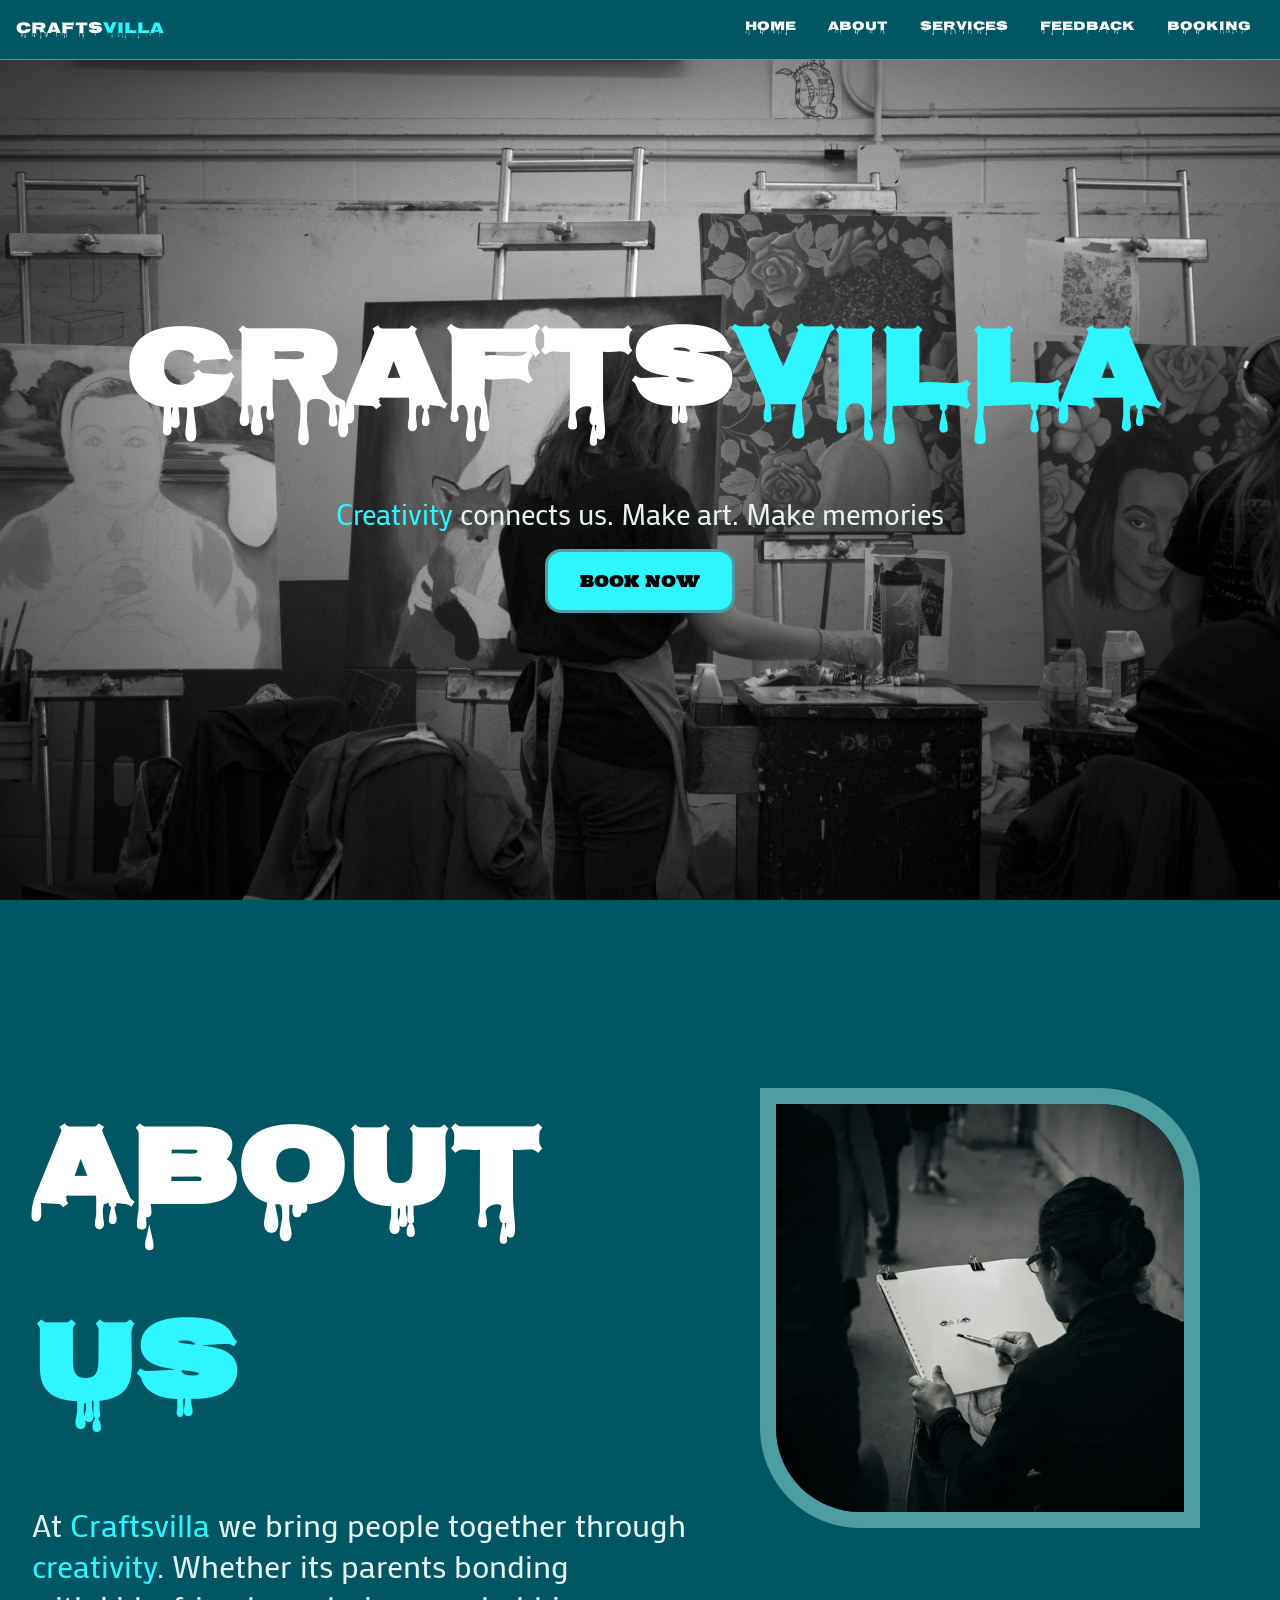
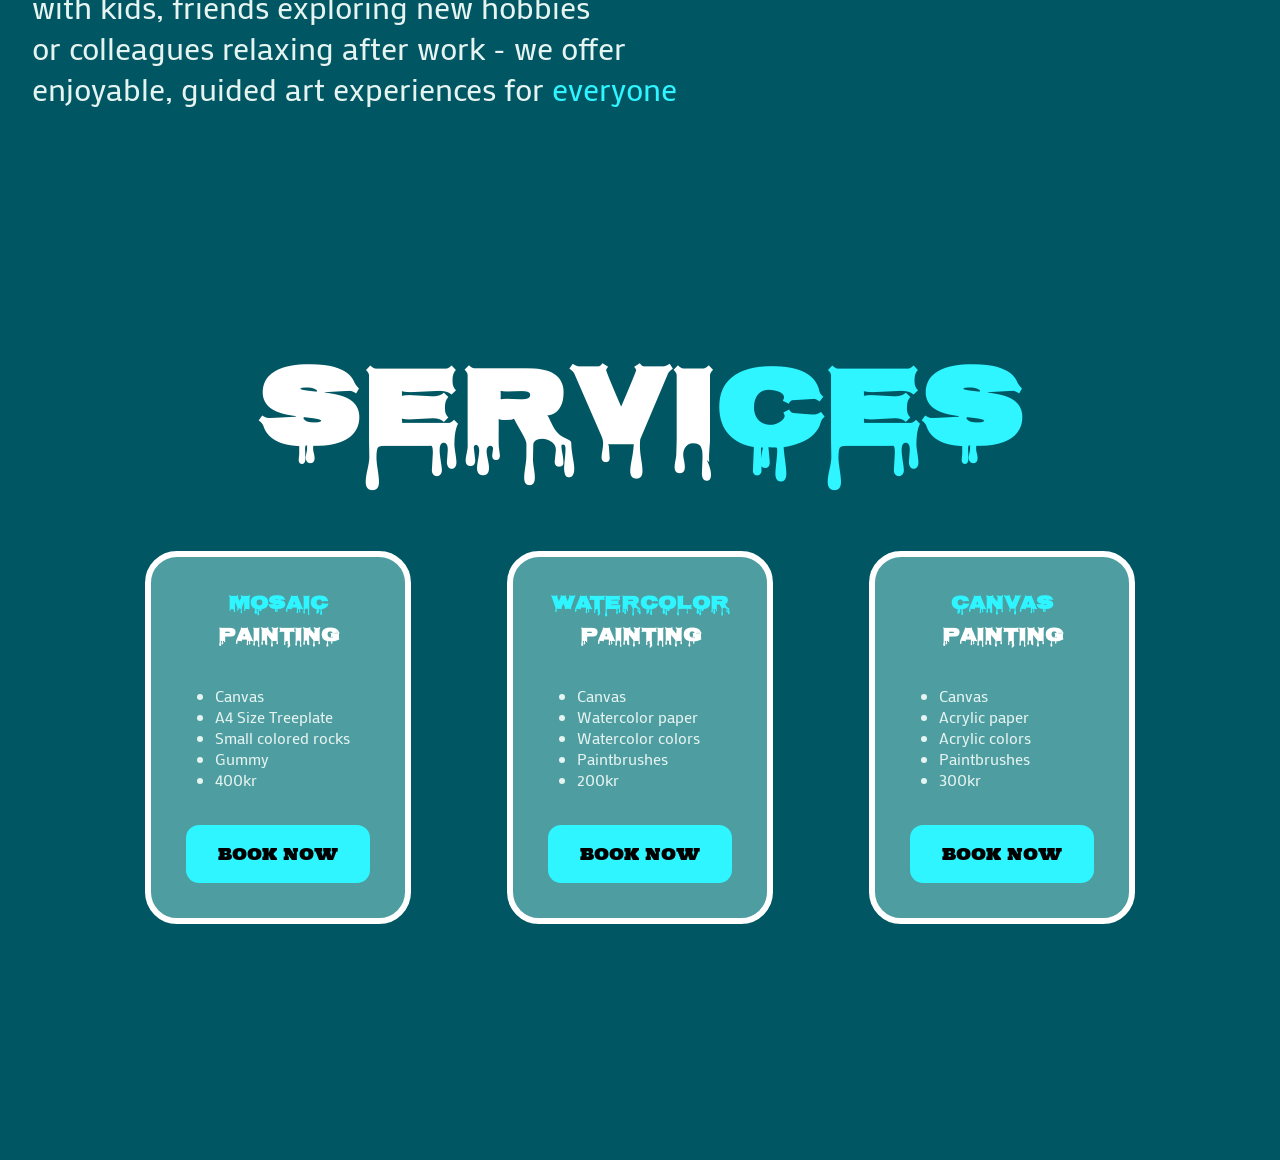
<file: index.html>
<!DOCTYPE html>
<html lang="en">
<head>
    <meta charset="UTF-8">
    <meta name="viewport" content="width=device-width, initial-scale=1.0">
    <title>Craftsvilla</title>
    <link rel="stylesheet" href="style.css">  
</head>
<body>
    <nav class="navbar">
        <div class="logo">Crafts<span class="highlight">villa</span></div>
        <ul>
            <li><a href="#hero">Home</a></li>
            <li><a href="#about">About</a></li>
            <li><a href="#services">Services</a></li>
            <li><a href="feedback.html">Feedback</a></li>
            <li><a href="booking.html">Booking</a></li>
        </ul>
    </nav>
    <main>
        <section id="hero" class="hero">
            <h1 class="header">CRAFTS<span class="highlight">VILLA</span></h1>
            <p class="tagline"><span class="highlight">Creativity</span> connects us. Make art. Make memories</p>   <!-- Hero page section -->
            <a href="booking.html" class="cta-btn">BOOK NOW</a>
        </section>
    </main>
    <section id="about" class="about">
        <div class="content-wrapper">
            <h2>ABOUT <span class="highlight">US</span></h2>
            <p>At <span class="highlight">Craftsvilla</span> we bring people together through <span class="highlight">creativity</span>. Whether its parents bonding with kids, friends exploring new hobbies or colleagues relaxing after work - we offer enjoyable, guided art experiences for <span class="highlight">everyone</span></p>
        </div>
        <img src="images/sketching.webp" alt="Woman sketching eyes in a sketchbook" fetchpriority="high">
    </section>
    <section id="services" class="services">
        <h2>SERVI<span class="highlight">CES</span></h2>
        <div class="card-container">
            <div class="service-card">
                <h3><span class="highlight">MOSAIC</span> <br>PAINTING</h3>
                <ul>
                    <li>Canvas</li>
                    <li>A4 Size Treeplate</li>
                    <li>Small colored rocks</li>
                    <li>Gummy</li>
                    <li>400kr</li>
                </ul>
                <a href="booking.html" class="cta-btn">BOOK NOW</a>
            </div>
            <div class="service-card">
                <h3><span class="highlight">WATERCOLOR</span><br> PAINTING</h3>
                <ul>
                    <li>Canvas</li>
                    <li>Watercolor paper</li>
                    <li>Watercolor colors</li>
                    <li>Paintbrushes</li>
                    <li>200kr</li>
                </ul>
                <a href="booking.html" class="cta-btn">BOOK NOW</a>
            </div>
            <div class="service-card">
                <h3><span class="highlight">CANVAS</span> <br>PAINTING</h3>
                <ul>
                    <li>Canvas</li>
                    <li>Acrylic paper</li>
                    <li>Acrylic colors</li>
                    <li>Paintbrushes</li>
                    <li>300kr</li>
                </ul>
                <a href="booking.html" class="cta-btn">BOOK NOW</a>
            </div>
        </div>
    </section>
</body>
</html>
</file>
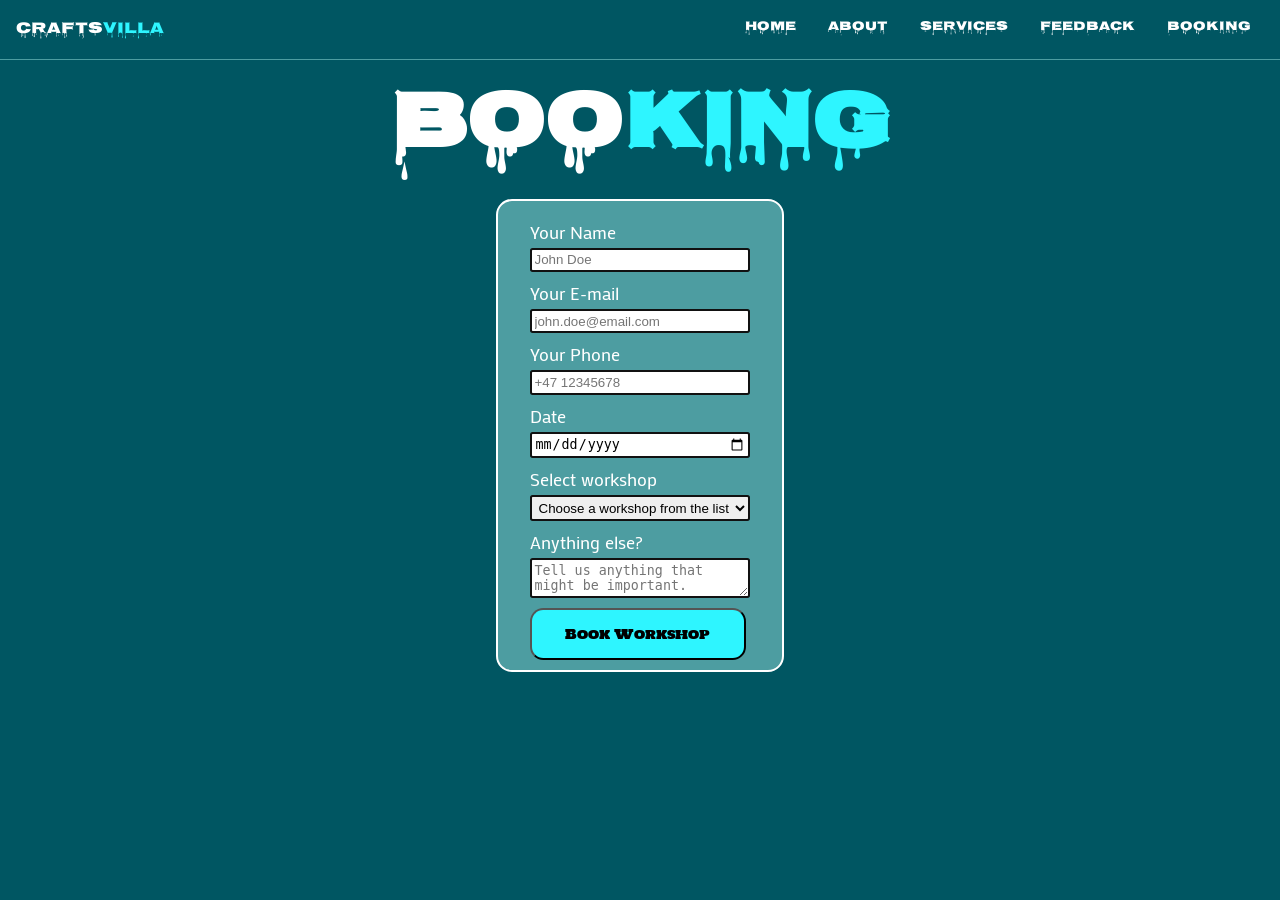
<file: booking.html>
<!DOCTYPE html>
<html lang="en">
<head>
    <meta charset="UTF-8">
    <meta name="viewport" content="width=device-width, initial-scale=1.0">
    <title>Craftsvilla</title>
    <link rel="stylesheet" href="style.css">
</head>
<body>
    <nav class="navbar">
        <div class="logo">Crafts<span class="highlight">villa</span></div>
        <ul>
            <li><a href="index.html">Home</a></li>
            <li><a href="index.html#about">About</a></li>
            <li><a href="index.html#services">Services</a></li>
            <li><a href="feedback.html">Feedback</a></li>
            <li><a href="booking.html">Booking</a></li>
        </ul>
    </nav>
    <main class="booking-page">
        <h1>BOO<span class="highlight">KING</span></h1>
        <div class="form-container">
            <form action="#">
                <div class="form-field">
                    <label for="name">Your Name</label>
                    <input type="text" id="name" name="visitor_name" placeholder="John Doe" required>
                </div>
                <div class="form-field">
                    <label for="email">Your E-mail</label>
                    <input type="email" name="visitor_email" id="email" placeholder="john.doe@email.com" required>
                </div>
                <div class="form-field">
                    <label for="phone">Your Phone</label>
                    <input type="tel" name="visitor_phone" id="phone" placeholder="+47 12345678" required>
                </div>
                <div class="form-field">
                    <label for="booking-date">Date</label>
                    <input type="date" name="booking-date" id="booking-date" required>
                </div>
                <div class="form-field">
                    <label for="workshop">Select workshop</label>
                    <select name="workshop-selection" id="workshop-selection">
                        <option value="">Choose a workshop from the list</option>
                        <option value="mosaic">Mosaic Painting</option>
                        <option value="watercolor">Watercolor Painting</option>
                        <option value="canvas">Canvas painting</option>
                    </select>
                </div>
                <div class="form-field">
                    <label for="message">Anything else?</label>
                    <textarea name="visitor_message" id="message" placeholder="Tell us anything that might be important."></textarea>
                </div>
                <button type="submit">Book Workshop</button>
            </form>
        </div>
    </main>
</body>
</html>
</file>
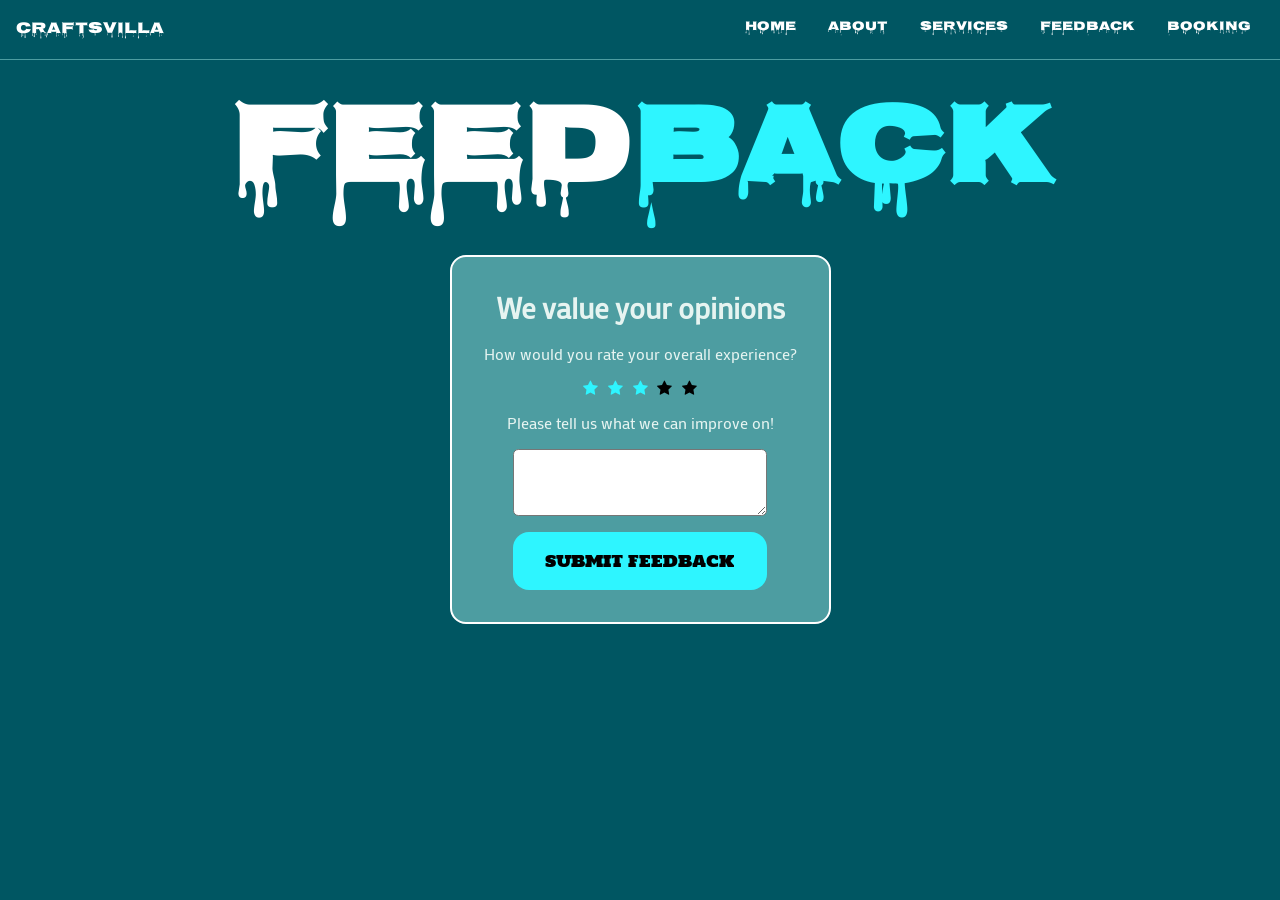
<file: feedback.html>
<!DOCTYPE html>
<html lang="en">
<head>
    <meta charset="UTF-8">
    <meta name="viewport" content="width=device-width, initial-scale=1.0">
    <title>Craftsvilla</title>
    <link rel="stylesheet" href="style.css">
    <link rel="stylesheet" href="https://cdnjs.cloudflare.com/ajax/libs/font-awesome/4.7.0/css/font-awesome.min.css">
</head>
<body>
    <nav class="navbar">
        <div class="logo">Crafts<span>villa</span></div>
        <ul>
            <li><a href="index.html#hero">Home</a></li>
            <li><a href="index.html#about">About</a></li>
            <li><a href="index.html#services">Services</a></li>
            <li><a href="feedback.html">Feedback</a></li>
            <li><a href="booking.html">Booking</a></li>
        </ul>
    </nav>
    <main class="feedback-page">
        <h1>FEED<span class="highlight">BACK</span></h1>
        <div class="feedback-container">
            <h2>We value your opinions</h2>
            <p>How would you rate your overall experience?</p>
            <div class="star-rating-wrapper">
                <span class="fa fa-star checked"></span>
                <span class="fa fa-star checked"></span>
                <span class="fa fa-star checked"></span>        <!-- Ingen funksjonalite, kun design -->
                <span class="fa fa-star"></span>
                <span class="fa fa-star"></span>
            </div>
            <label for="feedback-message">Please tell us what we can improve on!</label>
            <textarea name="feedback-message" id="feedback-message"></textarea>
            <a href="#">SUBMIT FEEDBACK</a>
        </div>
    </main>
</body>
</html>
</file>
<file: style.css>
* {
    padding: 0;
    margin: 0;
    box-sizing: border-box;
}

html {
    scroll-behavior: smooth;
}

@font-face {
    font-family: "HoltwoodOneSC-Regular";
    src: url(/fonts/HoltwoodOneSC-Regular.woff2);
}

@font-face {
    font-family: "Mako-Regular";
    src: url(/fonts/Mako-Regular.woff2);
}

@font-face {
    font-family: "Nosifer-Regular";
    src: url(/fonts/Nosifer-Regular.woff2);
}


:root {
    --text-high: #fff;
    --accent: #2EF5FF;
    --container-bg: #4D9DA1;
    --btn-text: #000000;
    --bg-primary: #005662;
    --text-low-1: #EEFCFD;
    --text-low-2: #E6F4F1;

    --font-display: "Nosifer-Regular", sans-serif;
    --font-heading: "HoltwoodOneSC-Regular", serif;
    --font-body: "Mako-Regular", sans-serif;
}

body {
    background-color: var(--bg-primary);
    overflow-x: clip;
}

.highlight {
    color: var(--accent);
}

.logo {
    margin-right: auto;
    font-family: var(--font-display);
    color: var(--text-high);
    padding: 1em;
}

.navbar {
    display: flex;
    background-color: var(--bg-primary);
    flex-direction: row;
    border-bottom: 1px solid var(--container-bg);
    top: 0;
    z-index: 10;
    position: sticky;
    min-width: 100vw;
}

.navbar ul {
    display: flex;
    gap: 2em;
    padding: 1em;
    padding-right: 1.8em;
}

.navbar li {
    list-style: none;
}

.navbar a {
    text-decoration: none;
    color: var(--text-high);
    font-family: var(--font-display);
    font-size: 0.8em;

    &:hover {
        color: var(--accent);
    }
}

.hero, .about, .services {
    width: 100vw;
    height: 100vh;
}

.header {
    font-family: var(--font-display);
    font-weight: 700;
    font-size: 7em;
    color: var(--text-high);
}

.tagline {
    font-family: var(--font-body);
    font-size: 1.8em;
    color: var(--text-low-2);
}

.hero {
    background: url(images/painting-class.webp) no-repeat fixed center;
    background-size: cover;
    display: flex;
    flex-direction: column;
    align-items: center;
    padding: 14em;
    gap: 1em;
}

.cta-btn {
    background-color: var(--accent);
    padding: 1em 2em;
    border-radius: 1em;
    border: 0.2em solid var(--container-bg);
    text-decoration: none;
    color: var(--btn-text);
    font-family: var(--font-heading);

    &:hover {
        text-decoration: underline;
        text-decoration-thickness: 3px;
    }
}

.about {
    display: flex;
    flex-direction: row;
}

.about .content-wrapper {
    display: flex;
    flex-direction: column;
    gap: 2em;
    padding: 2em;
}

.content-wrapper h2 {
    font-family: var(--font-display);
    color: var(--text-high);
    font-size: 7em;
    padding-top: 0.8em;
    justify-content: flex-start;
}

.content-wrapper p {
    font-family: var(--font-body);
    color: var(--text-low-2);
    font-size: 2em;
    text-wrap: balance;
}

.about img {
    max-width: 440px;
    max-height: 440px;
    justify-content: flex-end;
    margin-right: 5em;
    margin-top: 8em;
    border: 1em solid var(--container-bg);
    border-radius: 0 100px 0 100px;
}

.services {
    display: flex;
    flex-direction: column;
    align-items: center;
    padding-top: 4em;
    gap: 2em;
}

.services h2 {
    font-family: var(--font-display);
    font-size: 7em;
    color: var(--text-high);
}

.card-container {
    display: flex;
    flex-direction: row;
    gap: 6em;
}

.service-card {
    display: flex;
    flex-direction: column;
    background-color: var(--container-bg);
    border: 0.4em solid #fff;
    padding: 2em;
    gap: 2em;
    text-wrap: balance;
    border-radius: 2em;

    & h3 {
        font-family: var(--font-display);
        color: var(--text-high);
        text-align: center;
    }
    & li {
    font-family: var(--font-body);
    color: var(--text-low-2);
    margin-left: 2em;
    }
}

.booking-page {
    display: flex;
    flex-direction: column;
    align-items: center;

    & h1 {
        font-family: var(--font-display);
        font-size: 5em;
        color: var(--text-high);
    }
}

.form-container {
    display: flex;
    justify-content: center;
    align-items: center;
    background-color: var(--container-bg);
    padding: 0.6em;
    border: 2px solid #fff;
    border-radius: 1em;
    padding-inline: 2em;
}

.form-field {
    margin: 10px 0;
    display: flex;
    flex-direction: column;
    gap: 4px;
}

form input, form submit, form textarea, form select {
    padding: 0.2em;
    border-radius: 0.2em;
    border: 2px solid #111111;
}

form label {
    display: block;
    font-family: var(--font-body);
    color: var(--text-high);
    font-size: 1.1em;
}

form button {
    background-color: var(--accent);
    font-family: var(--font-heading);
    padding: 1em 2.5em;
    border-radius: 1em;
    cursor: pointer;

    &:hover {
        text-decoration: underline;
        text-decoration-thickness: 3px;
    }
}

form select {
    cursor: pointer;
}

.feedback-page {
    display: flex;
    flex-direction: column;
    align-items: center;
}

.feedback-container {
    display: flex;
    flex-direction: column;
    align-items: center;
    justify-content: center;
    background-color: var(--container-bg);
    gap: 1em;
    padding: 2em;
    border-radius: 1em;
    border: 2px solid #fff;
}

.star-rating-wrapper {
    display: flex;
    flex-direction: row;
    gap: 0.6em;
}

.checked {
    color: var(--accent);
}

.feedback-page h1 {
    font-family: var(--font-display);
    color: var(--text-high);
    font-size: 7em;
}

.feedback-container p, .feedback-page label {
    font-family: var(--font-body);
    color: var(--text-low-2);
}

.feedback-container textarea {
    min-width: 254px;
    min-height: 5em;
    border-radius: 0.4em;
}

.feedback-container a {
    text-decoration: none;
    color: var(--btn-text);
    font-family: var(--font-heading);
    background-color: var(--accent);
    padding: 1em 2em;
    border-radius: 1em;

    &:hover {
        text-decoration: underline;
        text-decoration-color: var(--btn-text);
    }
}

.feedback-container h2 {
    font-family: var(--font-body);
    color: var(--text-low-2);
    font-size: 1.8em;
}
</file>
